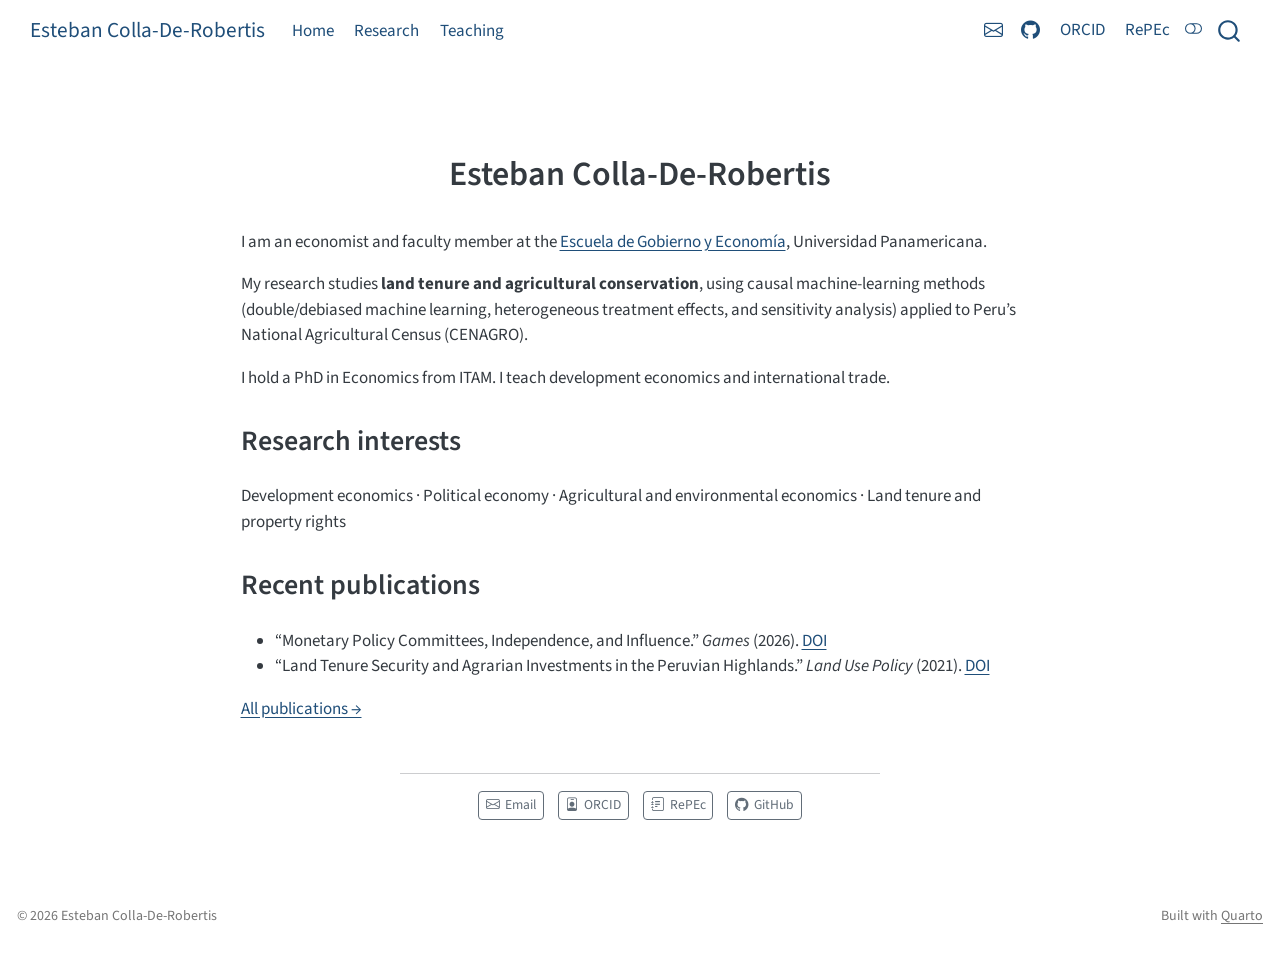
<file: index.html>
<!DOCTYPE html>
<html xmlns="http://www.w3.org/1999/xhtml" lang="en" xml:lang="en"><head>

<meta charset="utf-8">
<meta name="generator" content="quarto-1.10.18">

<meta name="viewport" content="width=device-width, initial-scale=1.0, user-scalable=yes">


<title>Esteban Colla-De-Robertis</title>
<style>
/* Default styles provided by pandoc.
** See https://pandoc.org/MANUAL.html#variables-for-html for config info.
*/
span.smallcaps{font-variant: small-caps;}
div.columns{display: flex; gap: 1.5em;}
div.column{flex: auto;}
@media screen {
div.columns{gap: min(4vw, 1.5em);}
div.column{overflow-x: auto;}
}
div.hanging-indent{margin-left: 1.5em; text-indent: -1.5em;}
ul.task-list{list-style: none;}
ul.task-list li input[type="checkbox"] {
  width: 0.8em;
  margin: 0 0.8em 0.2em -1em; /* quarto-specific, see https://github.com/quarto-dev/quarto-cli/issues/4556 */ 
  vertical-align: middle;
}
</style>


<script src="site_libs/quarto-nav/quarto-nav.js"></script>
<script src="site_libs/quarto-nav/headroom.min.js"></script>
<script src="site_libs/clipboard/clipboard.min.js"></script>
<script src="site_libs/quarto-search/autocomplete.umd.js"></script>
<script src="site_libs/quarto-search/fuse.min.js"></script>
<script src="site_libs/quarto-search/quarto-search.js"></script>
<meta name="quarto:offset" content="./">
<link href="./images/favicon.png" rel="icon" type="image/png">
<script src="site_libs/quarto-html/quarto.js" type="module"></script>
<script src="site_libs/quarto-html/tabsets/tabsets.js" type="module"></script>
<script src="site_libs/quarto-html/popper.min.js"></script>
<script src="site_libs/quarto-html/tippy.umd.min.js"></script>
<link href="site_libs/quarto-html/tippy.css" rel="stylesheet">
<link href="site_libs/quarto-html/quarto-syntax-highlighting-64a204ab8560d761af7679ceaba22944.css" rel="stylesheet" class="quarto-color-scheme" id="quarto-text-highlighting-styles">
<link href="site_libs/quarto-html/quarto-syntax-highlighting-dark-b85bc7c33db8c58e0ec93c3465666fed.css" rel="stylesheet" class="quarto-color-scheme quarto-color-alternate" id="quarto-text-highlighting-styles">
<link href="site_libs/quarto-html/quarto-syntax-highlighting-64a204ab8560d761af7679ceaba22944.css" rel="stylesheet" class="quarto-color-scheme-extra" id="quarto-text-highlighting-styles">
<script src="site_libs/bootstrap/bootstrap.min.js"></script>
<link href="site_libs/bootstrap/bootstrap-icons.css" rel="stylesheet">
<link href="site_libs/bootstrap/bootstrap-db4be3e51c1c1e50df80533aa444010f.min.css" rel="stylesheet" append-hash="true" class="quarto-color-scheme" id="quarto-bootstrap" data-mode="light">
<link href="site_libs/bootstrap/bootstrap-dark-10c48a4312371ac97e9d17975d324191.min.css" rel="stylesheet" append-hash="true" class="quarto-color-scheme quarto-color-alternate" id="quarto-bootstrap" data-mode="dark">
<link href="site_libs/bootstrap/bootstrap-db4be3e51c1c1e50df80533aa444010f.min.css" rel="stylesheet" append-hash="true" class="quarto-color-scheme-extra" id="quarto-bootstrap" data-mode="light">
<script id="quarto-search-options" type="application/json">{
  "location": "navbar",
  "copy-button": false,
  "collapse-after": 3,
  "panel-placement": "end",
  "type": "overlay",
  "limit": 50,
  "keyboard-shortcut": [
    "f",
    "/",
    "s"
  ],
  "show-item-context": false,
  "language": {
    "search-no-results-text": "No results",
    "search-matching-documents-text": "matching documents",
    "search-copy-link-title": "Copy link to search",
    "search-hide-matches-text": "Hide additional matches",
    "search-more-match-text": "more match in this document",
    "search-more-matches-text": "more matches in this document",
    "search-clear-button-title": "Clear",
    "search-text-placeholder": "",
    "search-detached-cancel-button-title": "Cancel",
    "search-submit-button-title": "Submit",
    "search-label": "Search"
  }
}</script>
<style>html{ scroll-behavior: smooth; }</style>


</head>

<body class="nav-fixed fullcontent quarto-light"><script id="quarto-html-before-body" type="application/javascript">
    const toggleBodyColorMode = (bsSheetEl) => {
      const mode = bsSheetEl.getAttribute("data-mode");
      const bodyEl = window.document.querySelector("body");
      if (mode === "dark") {
        bodyEl.classList.add("quarto-dark");
        bodyEl.classList.remove("quarto-light");
      } else {
        bodyEl.classList.add("quarto-light");
        bodyEl.classList.remove("quarto-dark");
      }
    }
    const toggleBodyColorPrimary = () => {
      const bsSheetEl = window.document.querySelector("link#quarto-bootstrap:not([rel=disabled-stylesheet])");
      if (bsSheetEl) {
        toggleBodyColorMode(bsSheetEl);
      }
    }
    const setColorSchemeToggle = (alternate) => {
      const toggles = window.document.querySelectorAll('.quarto-color-scheme-toggle');
      for (let i=0; i < toggles.length; i++) {
        const toggle = toggles[i];
        if (toggle) {
          if (alternate) {
            toggle.classList.add("alternate");
          } else {
            toggle.classList.remove("alternate");
          }
        }
      }
    };
    const toggleColorMode = (alternate) => {
      // Switch the stylesheets
      const primaryStylesheets = window.document.querySelectorAll('link.quarto-color-scheme:not(.quarto-color-alternate)');
      const alternateStylesheets = window.document.querySelectorAll('link.quarto-color-scheme.quarto-color-alternate');
      manageTransitions('#quarto-margin-sidebar .nav-link', false);
      if (alternate) {
        // note: dark is layered on light, we don't disable primary!
        enableStylesheet(alternateStylesheets);
        for (const sheetNode of alternateStylesheets) {
          if (sheetNode.id === "quarto-bootstrap") {
            toggleBodyColorMode(sheetNode);
          }
        }
      } else {
        disableStylesheet(alternateStylesheets);
        enableStylesheet(primaryStylesheets)
        toggleBodyColorPrimary();
      }
      manageTransitions('#quarto-margin-sidebar .nav-link', true);
      // Switch the toggles
      setColorSchemeToggle(alternate)
      // Hack to workaround the fact that safari doesn't
      // properly recolor the scrollbar when toggling (#1455)
      if (navigator.userAgent.indexOf('Safari') > 0 && navigator.userAgent.indexOf('Chrome') == -1) {
        manageTransitions("body", false);
        window.scrollTo(0, 1);
        setTimeout(() => {
          window.scrollTo(0, 0);
          manageTransitions("body", true);
        }, 40);
      }
    }
    const disableStylesheet = (stylesheets) => {
      for (let i=0; i < stylesheets.length; i++) {
        const stylesheet = stylesheets[i];
        stylesheet.rel = 'disabled-stylesheet';
      }
    }
    const enableStylesheet = (stylesheets) => {
      for (let i=0; i < stylesheets.length; i++) {
        const stylesheet = stylesheets[i];
        if(stylesheet.rel !== 'stylesheet') { // for Chrome, which will still FOUC without this check
          stylesheet.rel = 'stylesheet';
        }
      }
    }
    const manageTransitions = (selector, allowTransitions) => {
      const els = window.document.querySelectorAll(selector);
      for (let i=0; i < els.length; i++) {
        const el = els[i];
        if (allowTransitions) {
          el.classList.remove('notransition');
        } else {
          el.classList.add('notransition');
        }
      }
    }
    const isFileUrl = () => {
      return window.location.protocol === 'file:';
    }
    const hasAlternateSentinel = () => {
      let styleSentinel = getColorSchemeSentinel();
      if (styleSentinel !== null) {
        return styleSentinel === "alternate";
      } else {
        return false;
      }
    }
    const setStyleSentinel = (alternate) => {
      const value = alternate ? "alternate" : "default";
      if (!isFileUrl()) {
        window.localStorage.setItem("quarto-color-scheme", value);
      } else {
        localAlternateSentinel = value;
      }
    }
    const getColorSchemeSentinel = () => {
      if (!isFileUrl()) {
        const storageValue = window.localStorage.getItem("quarto-color-scheme");
        return storageValue != null ? storageValue : localAlternateSentinel;
      } else {
        return localAlternateSentinel;
      }
    }
    const toggleGiscusIfUsed = (isAlternate, darkModeDefault) => {
      const baseTheme = document.querySelector('#giscus-base-theme')?.value ?? 'light';
      const alternateTheme = document.querySelector('#giscus-alt-theme')?.value ?? 'dark';
      let newTheme = '';
      if(authorPrefersDark) {
        newTheme = isAlternate ? baseTheme : alternateTheme;
      } else {
        newTheme = isAlternate ? alternateTheme : baseTheme;
      }
      const changeGiscusTheme = () => {
        // From: https://github.com/giscus/giscus/issues/336
        const sendMessage = (message) => {
          const iframe = document.querySelector('iframe.giscus-frame');
          if (!iframe) return;
          iframe.contentWindow.postMessage({ giscus: message }, 'https://giscus.app');
        }
        sendMessage({
          setConfig: {
            theme: newTheme
          }
        });
      }
      const isGiscussLoaded = window.document.querySelector('iframe.giscus-frame') !== null;
      if (isGiscussLoaded) {
        changeGiscusTheme();
      }
    };
    const authorPrefersDark = false;
    const darkModeDefault = authorPrefersDark;
      document.querySelector('link#quarto-text-highlighting-styles.quarto-color-scheme-extra').rel = 'disabled-stylesheet';
      document.querySelector('link#quarto-bootstrap.quarto-color-scheme-extra').rel = 'disabled-stylesheet';
    let localAlternateSentinel = darkModeDefault ? 'alternate' : 'default';
    // Dark / light mode switch
    window.quartoToggleColorScheme = () => {
      // Read the current dark / light value
      let toAlternate = !hasAlternateSentinel();
      toggleColorMode(toAlternate);
      setStyleSentinel(toAlternate);
      toggleGiscusIfUsed(toAlternate, darkModeDefault);
      window.dispatchEvent(new Event('resize'));
    };
    // Switch to dark mode if need be
    if (hasAlternateSentinel()) {
      toggleColorMode(true);
    } else {
      toggleColorMode(false);
    }
  </script>

<div id="quarto-search-results"></div>
  <header id="quarto-header" class="headroom fixed-top">
    <nav class="navbar navbar-expand-lg " data-bs-theme="dark">
      <div class="navbar-container container-fluid">
      <div class="navbar-brand-container mx-auto">
    <a class="navbar-brand" href="./index.html">
    <span class="navbar-title">Esteban Colla-De-Robertis</span>
    </a>
  </div>
            <div id="quarto-search" class="" title="Search"></div>
          <button class="navbar-toggler" type="button" data-bs-toggle="collapse" data-bs-target="#navbarCollapse" aria-controls="navbarCollapse" role="menu" aria-expanded="false" aria-label="Toggle navigation" onclick="if (window.quartoToggleHeadroom) { window.quartoToggleHeadroom(); }">
  <span class="navbar-toggler-icon"></span>
</button>
          <div class="collapse navbar-collapse" id="navbarCollapse">
            <ul class="navbar-nav navbar-nav-scroll me-auto">
  <li class="nav-item">
    <a class="nav-link active" href="./index.html" aria-current="page"> 
<span class="menu-text">Home</span></a>
  </li>  
  <li class="nav-item">
    <a class="nav-link" href="./research.html"> 
<span class="menu-text">Research</span></a>
  </li>  
  <li class="nav-item">
    <a class="nav-link" href="./teaching.html"> 
<span class="menu-text">Teaching</span></a>
  </li>  
</ul>
            <ul class="navbar-nav navbar-nav-scroll ms-auto">
  <li class="nav-item compact">
    <a class="nav-link" href="mailto:ecolla@up.edu.mx"> <i class="bi bi-envelope" role="img" aria-label="Email">
</i> 
<span class="menu-text"></span></a>
  </li>  
  <li class="nav-item compact">
    <a class="nav-link" href="https://github.com/estebancolla"> <i class="bi bi-github" role="img" aria-label="GitHub">
</i> 
<span class="menu-text"></span></a>
  </li>  
  <li class="nav-item">
    <a class="nav-link" href="https://orcid.org/0000-0002-0364-3445"> 
<span class="menu-text">ORCID</span></a>
  </li>  
  <li class="nav-item">
    <a class="nav-link" href="https://ideas.repec.org/f/pco782.html"> 
<span class="menu-text">RePEc</span></a>
  </li>  
</ul>
          </div> <!-- /navcollapse -->
            <div class="quarto-navbar-tools">
  <a href="" class="quarto-color-scheme-toggle quarto-navigation-tool  px-1" onclick="window.quartoToggleColorScheme(); return false;" title="Toggle dark mode"><i class="bi"></i></a>
</div>
      </div> <!-- /container-fluid -->
    </nav>
</header>
<!-- content -->
<div id="quarto-content" class="quarto-container page-columns page-rows-contents page-layout-article page-navbar">
<!-- sidebar -->
<!-- margin-sidebar -->
    
<!-- main -->
<div class="quarto-about-jolla">
 <header id="title-block-header" class="quarto-title-block default">
<div class="quarto-title">
<h1 class="title">Esteban Colla-De-Robertis</h1>
</div>
<div class="quarto-title-meta">
  </div>
</header><main class="content" id="quarto-document-content">

<p>I am an economist and faculty member at the <a href="https://www.up.edu.mx">Escuela de Gobierno y Economía</a>, Universidad Panamericana.</p>
<p>My research studies <strong>land tenure and agricultural conservation</strong>, using causal machine-learning methods (double/debiased machine learning, heterogeneous treatment effects, and sensitivity analysis) applied to Peru’s National Agricultural Census (CENAGRO).</p>
<p>I hold a PhD in Economics from ITAM. I teach development economics and international trade.</p>
<section id="research-interests" class="level2">
<h2 data-anchor-id="research-interests">Research interests</h2>
<p>Development economics · Political economy · Agricultural and environmental economics · Land tenure and property rights</p>
</section>
<section id="recent-publications" class="level2">
<h2 data-anchor-id="recent-publications">Recent publications</h2>
<ul>
<li>“Monetary Policy Committees, Independence, and Influence.” <em>Games</em> (2026). <a href="https://doi.org/10.3390/g17010006">DOI</a></li>
<li>“Land Tenure Security and Agrarian Investments in the Peruvian Highlands.” <em>Land Use Policy</em> (2021). <a href="https://doi.org/10.1016/j.landusepol.2021.105651">DOI</a></li>
</ul>
<p><a href="./research.html">All publications →</a></p>


</section>
</main> 
  <hr class="about-sep">
   <div class="about-links">
  <a href="mailto:ecolla@up.edu.mx" class="about-link" rel="" target="">
    <i class="bi bi-envelope"></i>
     <span class="about-link-text">Email</span>
  </a>
  <a href="https://orcid.org/0000-0002-0364-3445" class="about-link" rel="" target="">
    <i class="bi bi-person-badge"></i>
     <span class="about-link-text">ORCID</span>
  </a>
  <a href="https://ideas.repec.org/f/pco782.html" class="about-link" rel="" target="">
    <i class="bi bi-journal-text"></i>
     <span class="about-link-text">RePEc</span>
  </a>
  <a href="https://github.com/estebancolla" class="about-link" rel="" target="">
    <i class="bi bi-github"></i>
     <span class="about-link-text">GitHub</span>
  </a>
</div>
</div>
 <!-- /main -->
<script id="quarto-html-after-body" type="application/javascript">
  window.document.addEventListener("DOMContentLoaded", function (event) {
    // Ensure there is a toggle, if there isn't float one in the top right
    if (window.document.querySelector('.quarto-color-scheme-toggle') === null) {
      const a = window.document.createElement('a');
      a.classList.add('top-right');
      a.classList.add('quarto-color-scheme-toggle');
      a.href = "";
      a.onclick = function() { try { window.quartoToggleColorScheme(); } catch {} return false; };
      const i = window.document.createElement("i");
      i.classList.add('bi');
      a.appendChild(i);
      window.document.body.appendChild(a);
    }
    setColorSchemeToggle(hasAlternateSentinel())
    const isCodeAnnotation = (el) => {
      for (const clz of el.classList) {
        if (clz.startsWith('code-annotation-')) {                     
          return true;
        }
      }
      return false;
    }
    const onCopySuccess = function(e) {
      // button target
      const button = e.trigger;
      // don't keep focus
      button.blur();
      // flash "checked"
      button.classList.add('code-copy-button-checked');
      var currentTitle = button.getAttribute("title");
      button.setAttribute("title", "Copied!");
      let tooltip;
      if (window.bootstrap) {
        button.setAttribute("data-bs-toggle", "tooltip");
        button.setAttribute("data-bs-placement", "left");
        button.setAttribute("data-bs-title", "Copied!");
        tooltip = new bootstrap.Tooltip(button, 
          { trigger: "manual", 
            customClass: "code-copy-button-tooltip",
            offset: [0, -8]});
        tooltip.show();    
      }
      setTimeout(function() {
        if (tooltip) {
          tooltip.hide();
          button.removeAttribute("data-bs-title");
          button.removeAttribute("data-bs-toggle");
          button.removeAttribute("data-bs-placement");
        }
        button.setAttribute("title", currentTitle);
        button.classList.remove('code-copy-button-checked');
      }, 1000);
      // clear code selection
      e.clearSelection();
    }
    const getTextToCopy = function(trigger) {
      const outerScaffold = trigger.parentElement.cloneNode(true);
      const codeEl = outerScaffold.querySelector('code');
      for (const childEl of codeEl.children) {
        if (isCodeAnnotation(childEl)) {
          childEl.remove();
        }
      }
      return codeEl.innerText;
    }
    const clipboard = new window.ClipboardJS('.code-copy-button:not([data-in-quarto-modal])', {
      text: getTextToCopy
    });
    clipboard.on('success', onCopySuccess);
    if (window.document.getElementById('quarto-embedded-source-code-modal')) {
      const clipboardModal = new window.ClipboardJS('.code-copy-button[data-in-quarto-modal]', {
        text: getTextToCopy,
        container: window.document.getElementById('quarto-embedded-source-code-modal')
      });
      clipboardModal.on('success', onCopySuccess);
    }
      var localhostRegex = new RegExp(/^(?:http|https):\/\/localhost\:?[0-9]*\//);
      var mailtoRegex = new RegExp(/^mailto:/);
        var filterRegex = new RegExp("https:\/\/estebancolla\.github\.io");
      var isInternal = (href) => {
          return filterRegex.test(href) || localhostRegex.test(href) || mailtoRegex.test(href);
      }
      // Inspect non-navigation links and adorn them if external
     var links = window.document.querySelectorAll('a[href]:not(.nav-link):not(.navbar-brand):not(.toc-action):not(.sidebar-link):not(.sidebar-item-toggle):not(.pagination-link):not(.no-external):not([aria-hidden]):not(.dropdown-item):not(.quarto-navigation-tool):not(.about-link)');
      for (var i=0; i<links.length; i++) {
        const link = links[i];
        if (!isInternal(link.href)) {
          // undo the damage that might have been done by quarto-nav.js in the case of
          // links that we want to consider external
          if (link.dataset.originalHref !== undefined) {
            link.href = link.dataset.originalHref;
          }
            // target, if specified
            link.setAttribute("target", "_blank");
            if (link.getAttribute("rel") === null) {
              link.setAttribute("rel", "noopener");
            }
        }
      }
    function tippyHover(el, contentFn, onTriggerFn, onUntriggerFn) {
      const config = {
        allowHTML: true,
        maxWidth: 500,
        delay: 100,
        arrow: false,
        appendTo: function(el) {
            return el.parentElement;
        },
        interactive: true,
        interactiveBorder: 10,
        theme: 'quarto',
        placement: 'bottom-start',
      };
      if (contentFn) {
        config.content = contentFn;
      }
      if (onTriggerFn) {
        config.onTrigger = onTriggerFn;
      }
      if (onUntriggerFn) {
        config.onUntrigger = onUntriggerFn;
      }
      window.tippy(el, config); 
    }
    const noterefs = window.document.querySelectorAll('a[role="doc-noteref"]');
    for (var i=0; i<noterefs.length; i++) {
      const ref = noterefs[i];
      tippyHover(ref, function() {
        // use id or data attribute instead here
        let href = ref.getAttribute('data-footnote-href') || ref.getAttribute('href');
        try { href = new URL(href).hash; } catch {}
        const id = href.replace(/^#\/?/, "");
        const note = window.document.getElementById(id);
        if (note) {
          return note.innerHTML;
        } else {
          return "";
        }
      });
    }
    const xrefs = window.document.querySelectorAll('a.quarto-xref');
    const processXRef = (id, note) => {
      // Strip column container classes
      const stripColumnClz = (el) => {
        el.classList.remove("page-full", "page-columns");
        if (el.children) {
          for (const child of el.children) {
            stripColumnClz(child);
          }
        }
      }
      stripColumnClz(note)
      if (id === null || id.startsWith('sec-')) {
        // Special case sections, only their first couple elements
        const container = document.createElement("div");
        if (note.children && note.children.length > 2) {
          container.appendChild(note.children[0].cloneNode(true));
          for (let i = 1; i < note.children.length; i++) {
            const child = note.children[i];
            if (child.tagName === "P" && child.innerText === "") {
              continue;
            } else {
              container.appendChild(child.cloneNode(true));
              break;
            }
          }
          if (window.Quarto?.typesetMath) {
            window.Quarto.typesetMath(container);
          }
          return container.innerHTML
        } else {
          if (window.Quarto?.typesetMath) {
            window.Quarto.typesetMath(note);
          }
          return note.innerHTML;
        }
      } else {
        // Remove any anchor links if they are present
        const anchorLink = note.querySelector('a.anchorjs-link');
        if (anchorLink) {
          anchorLink.remove();
        }
        if (window.Quarto?.typesetMath) {
          window.Quarto.typesetMath(note);
        }
        if (note.classList.contains("callout")) {
          return note.outerHTML;
        } else {
          return note.innerHTML;
        }
      }
    }
    for (var i=0; i<xrefs.length; i++) {
      const xref = xrefs[i];
      tippyHover(xref, undefined, function(instance) {
        instance.disable();
        let url = xref.getAttribute('href');
        let hash = undefined; 
        if (url.startsWith('#')) {
          hash = url;
        } else {
          try { hash = new URL(url).hash; } catch {}
        }
        if (hash) {
          const id = hash.replace(/^#\/?/, "");
          const note = window.document.getElementById(id);
          if (note !== null) {
            try {
              const html = processXRef(id, note.cloneNode(true));
              instance.setContent(html);
            } finally {
              instance.enable();
              instance.show();
            }
          } else {
            // See if we can fetch this
            fetch(url.split('#')[0])
            .then(res => res.text())
            .then(html => {
              const parser = new DOMParser();
              const htmlDoc = parser.parseFromString(html, "text/html");
              const note = htmlDoc.getElementById(id);
              if (note !== null) {
                const html = processXRef(id, note);
                instance.setContent(html);
              } 
            }).finally(() => {
              instance.enable();
              instance.show();
            });
          }
        } else {
          // See if we can fetch a full url (with no hash to target)
          // This is a special case and we should probably do some content thinning / targeting
          fetch(url)
          .then(res => res.text())
          .then(html => {
            const parser = new DOMParser();
            const htmlDoc = parser.parseFromString(html, "text/html");
            const note = htmlDoc.querySelector('main.content');
            if (note !== null) {
              // This should only happen for chapter cross references
              // (since there is no id in the URL)
              // remove the first header
              if (note.children.length > 0 && note.children[0].tagName === "HEADER") {
                note.children[0].remove();
              }
              const html = processXRef(null, note);
              instance.setContent(html);
            } 
          }).finally(() => {
            instance.enable();
            instance.show();
          });
        }
      }, function(instance) {
      });
    }
        let selectedAnnoteEl;
        const selectorForAnnotation = ( cell, annotation) => {
          let cellAttr = 'data-code-cell="' + cell + '"';
          let lineAttr = 'data-code-annotation="' +  annotation + '"';
          const selector = 'span[' + cellAttr + '][' + lineAttr + ']';
          return selector;
        }
        const selectCodeLines = (annoteEl) => {
          const doc = window.document;
          const targetCell = annoteEl.getAttribute("data-target-cell");
          const targetAnnotation = annoteEl.getAttribute("data-target-annotation");
          const annoteSpan = window.document.querySelector(selectorForAnnotation(targetCell, targetAnnotation));
          const lines = annoteSpan.getAttribute("data-code-lines").split(",");
          const lineIds = lines.map((line) => {
            return targetCell + "-" + line;
          })
          let top = null;
          let height = null;
          let parent = null;
          if (lineIds.length > 0) {
              //compute the position of the single el (top and bottom and make a div)
              const el = window.document.getElementById(lineIds[0]);
              top = el.offsetTop;
              height = el.offsetHeight;
              parent = el.parentElement.parentElement;
            if (lineIds.length > 1) {
              const lastEl = window.document.getElementById(lineIds[lineIds.length - 1]);
              const bottom = lastEl.offsetTop + lastEl.offsetHeight;
              height = bottom - top;
            }
            if (top !== null && height !== null && parent !== null) {
              // cook up a div (if necessary) and position it 
              let div = window.document.getElementById("code-annotation-line-highlight");
              if (div === null) {
                div = window.document.createElement("div");
                div.setAttribute("id", "code-annotation-line-highlight");
                div.style.position = 'absolute';
                parent.appendChild(div);
              }
              div.style.top = top - 2 + "px";
              div.style.height = height + 4 + "px";
              div.style.left = 0;
              let gutterDiv = window.document.getElementById("code-annotation-line-highlight-gutter");
              if (gutterDiv === null) {
                gutterDiv = window.document.createElement("div");
                gutterDiv.setAttribute("id", "code-annotation-line-highlight-gutter");
                gutterDiv.style.position = 'absolute';
                const codeCell = window.document.getElementById(targetCell);
                const gutter = codeCell.querySelector('.code-annotation-gutter');
                gutter.appendChild(gutterDiv);
              }
              gutterDiv.style.top = top - 2 + "px";
              gutterDiv.style.height = height + 4 + "px";
            }
            selectedAnnoteEl = annoteEl;
          }
        };
        const unselectCodeLines = () => {
          const elementsIds = ["code-annotation-line-highlight", "code-annotation-line-highlight-gutter"];
          elementsIds.forEach((elId) => {
            const div = window.document.getElementById(elId);
            if (div) {
              div.remove();
            }
          });
          selectedAnnoteEl = undefined;
        };
          // Handle positioning of the toggle
      window.addEventListener(
        "resize",
        throttle(() => {
          elRect = undefined;
          if (selectedAnnoteEl) {
            selectCodeLines(selectedAnnoteEl);
          }
        }, 10)
      );
      function throttle(fn, ms) {
      let throttle = false;
      let timer;
        return (...args) => {
          if(!throttle) { // first call gets through
              fn.apply(this, args);
              throttle = true;
          } else { // all the others get throttled
              if(timer) clearTimeout(timer); // cancel #2
              timer = setTimeout(() => {
                fn.apply(this, args);
                timer = throttle = false;
              }, ms);
          }
        };
      }
        // Attach click handler to the DT
        const annoteDls = window.document.querySelectorAll('dt[data-target-cell]');
        for (const annoteDlNode of annoteDls) {
          annoteDlNode.addEventListener('click', (event) => {
            const clickedEl = event.target;
            if (clickedEl !== selectedAnnoteEl) {
              unselectCodeLines();
              const activeEl = window.document.querySelector('dt[data-target-cell].code-annotation-active');
              if (activeEl) {
                activeEl.classList.remove('code-annotation-active');
              }
              selectCodeLines(clickedEl);
              clickedEl.classList.add('code-annotation-active');
            } else {
              // Unselect the line
              unselectCodeLines();
              clickedEl.classList.remove('code-annotation-active');
            }
          });
        }
    const findCites = (el) => {
      const parentEl = el.parentElement;
      if (parentEl) {
        const cites = parentEl.dataset.cites;
        if (cites) {
          return {
            el,
            cites: cites.split(' ')
          };
        } else {
          return findCites(el.parentElement)
        }
      } else {
        return undefined;
      }
    };
    var bibliorefs = window.document.querySelectorAll('a[role="doc-biblioref"]');
    for (var i=0; i<bibliorefs.length; i++) {
      const ref = bibliorefs[i];
      const citeInfo = findCites(ref);
      if (citeInfo) {
        tippyHover(citeInfo.el, function() {
          var popup = window.document.createElement('div');
          citeInfo.cites.forEach(function(cite) {
            var citeDiv = window.document.createElement('div');
            citeDiv.classList.add('hanging-indent');
            citeDiv.classList.add('csl-entry');
            var biblioDiv = window.document.getElementById('ref-' + cite);
            if (biblioDiv) {
              citeDiv.innerHTML = biblioDiv.innerHTML;
            }
            popup.appendChild(citeDiv);
          });
          return popup.innerHTML;
        });
      }
    }
  });
  </script>
</div> <!-- /content -->
<footer class="footer">
  <div class="nav-footer">
    <div class="nav-footer-left">
<p>© 2026 Esteban Colla-De-Robertis</p>
</div>   
    <div class="nav-footer-center">
      &nbsp;
    </div>
    <div class="nav-footer-right">
<p>Built with <a href="https://quarto.org">Quarto</a></p>
</div>
  </div>
</footer>




<script src="site_libs/quarto-html/zenscroll-min.js"></script>
</body></html>
</file>
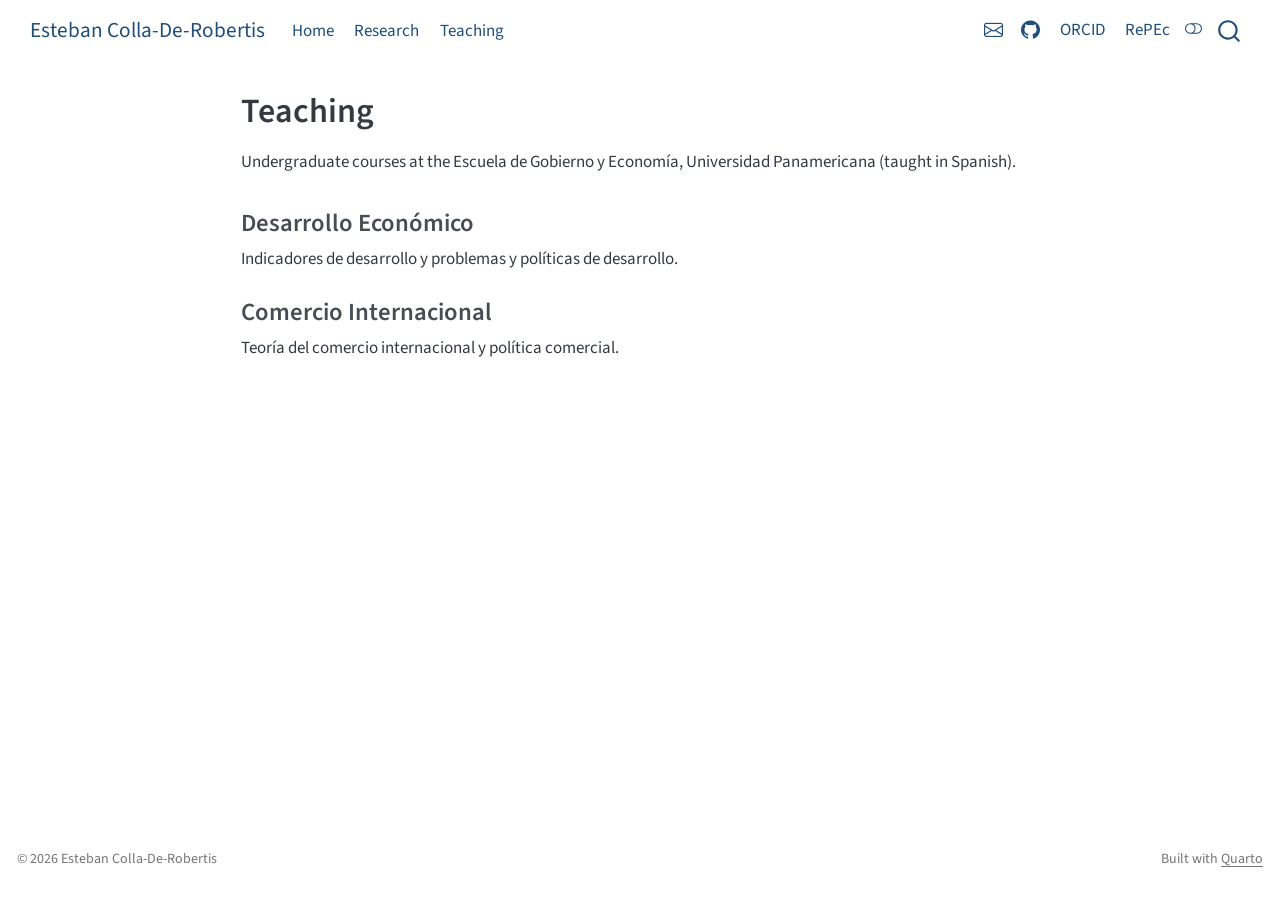
<file: teaching.html>
<!DOCTYPE html>
<html xmlns="http://www.w3.org/1999/xhtml" lang="en" xml:lang="en"><head>

<meta charset="utf-8">
<meta name="generator" content="quarto-1.10.18">

<meta name="viewport" content="width=device-width, initial-scale=1.0, user-scalable=yes">


<title>Teaching – Esteban Colla-De-Robertis</title>
<style>
/* Default styles provided by pandoc.
** See https://pandoc.org/MANUAL.html#variables-for-html for config info.
*/
span.smallcaps{font-variant: small-caps;}
div.columns{display: flex; gap: 1.5em;}
div.column{flex: auto;}
@media screen {
div.columns{gap: min(4vw, 1.5em);}
div.column{overflow-x: auto;}
}
div.hanging-indent{margin-left: 1.5em; text-indent: -1.5em;}
ul.task-list{list-style: none;}
ul.task-list li input[type="checkbox"] {
  width: 0.8em;
  margin: 0 0.8em 0.2em -1em; /* quarto-specific, see https://github.com/quarto-dev/quarto-cli/issues/4556 */ 
  vertical-align: middle;
}
</style>


<script src="site_libs/quarto-nav/quarto-nav.js"></script>
<script src="site_libs/quarto-nav/headroom.min.js"></script>
<script src="site_libs/clipboard/clipboard.min.js"></script>
<script src="site_libs/quarto-search/autocomplete.umd.js"></script>
<script src="site_libs/quarto-search/fuse.min.js"></script>
<script src="site_libs/quarto-search/quarto-search.js"></script>
<meta name="quarto:offset" content="./">
<link href="./images/favicon.png" rel="icon" type="image/png">
<script src="site_libs/quarto-html/quarto.js" type="module"></script>
<script src="site_libs/quarto-html/tabsets/tabsets.js" type="module"></script>
<script src="site_libs/quarto-html/popper.min.js"></script>
<script src="site_libs/quarto-html/tippy.umd.min.js"></script>
<script src="site_libs/quarto-html/anchor.min.js"></script>
<link href="site_libs/quarto-html/tippy.css" rel="stylesheet">
<link href="site_libs/quarto-html/quarto-syntax-highlighting-64a204ab8560d761af7679ceaba22944.css" rel="stylesheet" class="quarto-color-scheme" id="quarto-text-highlighting-styles">
<link href="site_libs/quarto-html/quarto-syntax-highlighting-dark-b85bc7c33db8c58e0ec93c3465666fed.css" rel="stylesheet" class="quarto-color-scheme quarto-color-alternate" id="quarto-text-highlighting-styles">
<link href="site_libs/quarto-html/quarto-syntax-highlighting-64a204ab8560d761af7679ceaba22944.css" rel="stylesheet" class="quarto-color-scheme-extra" id="quarto-text-highlighting-styles">
<script src="site_libs/bootstrap/bootstrap.min.js"></script>
<link href="site_libs/bootstrap/bootstrap-icons.css" rel="stylesheet">
<link href="site_libs/bootstrap/bootstrap-db4be3e51c1c1e50df80533aa444010f.min.css" rel="stylesheet" append-hash="true" class="quarto-color-scheme" id="quarto-bootstrap" data-mode="light">
<link href="site_libs/bootstrap/bootstrap-dark-10c48a4312371ac97e9d17975d324191.min.css" rel="stylesheet" append-hash="true" class="quarto-color-scheme quarto-color-alternate" id="quarto-bootstrap" data-mode="dark">
<link href="site_libs/bootstrap/bootstrap-db4be3e51c1c1e50df80533aa444010f.min.css" rel="stylesheet" append-hash="true" class="quarto-color-scheme-extra" id="quarto-bootstrap" data-mode="light">
<script id="quarto-search-options" type="application/json">{
  "location": "navbar",
  "copy-button": false,
  "collapse-after": 3,
  "panel-placement": "end",
  "type": "overlay",
  "limit": 50,
  "keyboard-shortcut": [
    "f",
    "/",
    "s"
  ],
  "show-item-context": false,
  "language": {
    "search-no-results-text": "No results",
    "search-matching-documents-text": "matching documents",
    "search-copy-link-title": "Copy link to search",
    "search-hide-matches-text": "Hide additional matches",
    "search-more-match-text": "more match in this document",
    "search-more-matches-text": "more matches in this document",
    "search-clear-button-title": "Clear",
    "search-text-placeholder": "",
    "search-detached-cancel-button-title": "Cancel",
    "search-submit-button-title": "Submit",
    "search-label": "Search"
  }
}</script>
<style>html{ scroll-behavior: smooth; }</style>


</head>

<body class="nav-fixed fullcontent quarto-light"><script id="quarto-html-before-body" type="application/javascript">
    const toggleBodyColorMode = (bsSheetEl) => {
      const mode = bsSheetEl.getAttribute("data-mode");
      const bodyEl = window.document.querySelector("body");
      if (mode === "dark") {
        bodyEl.classList.add("quarto-dark");
        bodyEl.classList.remove("quarto-light");
      } else {
        bodyEl.classList.add("quarto-light");
        bodyEl.classList.remove("quarto-dark");
      }
    }
    const toggleBodyColorPrimary = () => {
      const bsSheetEl = window.document.querySelector("link#quarto-bootstrap:not([rel=disabled-stylesheet])");
      if (bsSheetEl) {
        toggleBodyColorMode(bsSheetEl);
      }
    }
    const setColorSchemeToggle = (alternate) => {
      const toggles = window.document.querySelectorAll('.quarto-color-scheme-toggle');
      for (let i=0; i < toggles.length; i++) {
        const toggle = toggles[i];
        if (toggle) {
          if (alternate) {
            toggle.classList.add("alternate");
          } else {
            toggle.classList.remove("alternate");
          }
        }
      }
    };
    const toggleColorMode = (alternate) => {
      // Switch the stylesheets
      const primaryStylesheets = window.document.querySelectorAll('link.quarto-color-scheme:not(.quarto-color-alternate)');
      const alternateStylesheets = window.document.querySelectorAll('link.quarto-color-scheme.quarto-color-alternate');
      manageTransitions('#quarto-margin-sidebar .nav-link', false);
      if (alternate) {
        // note: dark is layered on light, we don't disable primary!
        enableStylesheet(alternateStylesheets);
        for (const sheetNode of alternateStylesheets) {
          if (sheetNode.id === "quarto-bootstrap") {
            toggleBodyColorMode(sheetNode);
          }
        }
      } else {
        disableStylesheet(alternateStylesheets);
        enableStylesheet(primaryStylesheets)
        toggleBodyColorPrimary();
      }
      manageTransitions('#quarto-margin-sidebar .nav-link', true);
      // Switch the toggles
      setColorSchemeToggle(alternate)
      // Hack to workaround the fact that safari doesn't
      // properly recolor the scrollbar when toggling (#1455)
      if (navigator.userAgent.indexOf('Safari') > 0 && navigator.userAgent.indexOf('Chrome') == -1) {
        manageTransitions("body", false);
        window.scrollTo(0, 1);
        setTimeout(() => {
          window.scrollTo(0, 0);
          manageTransitions("body", true);
        }, 40);
      }
    }
    const disableStylesheet = (stylesheets) => {
      for (let i=0; i < stylesheets.length; i++) {
        const stylesheet = stylesheets[i];
        stylesheet.rel = 'disabled-stylesheet';
      }
    }
    const enableStylesheet = (stylesheets) => {
      for (let i=0; i < stylesheets.length; i++) {
        const stylesheet = stylesheets[i];
        if(stylesheet.rel !== 'stylesheet') { // for Chrome, which will still FOUC without this check
          stylesheet.rel = 'stylesheet';
        }
      }
    }
    const manageTransitions = (selector, allowTransitions) => {
      const els = window.document.querySelectorAll(selector);
      for (let i=0; i < els.length; i++) {
        const el = els[i];
        if (allowTransitions) {
          el.classList.remove('notransition');
        } else {
          el.classList.add('notransition');
        }
      }
    }
    const isFileUrl = () => {
      return window.location.protocol === 'file:';
    }
    const hasAlternateSentinel = () => {
      let styleSentinel = getColorSchemeSentinel();
      if (styleSentinel !== null) {
        return styleSentinel === "alternate";
      } else {
        return false;
      }
    }
    const setStyleSentinel = (alternate) => {
      const value = alternate ? "alternate" : "default";
      if (!isFileUrl()) {
        window.localStorage.setItem("quarto-color-scheme", value);
      } else {
        localAlternateSentinel = value;
      }
    }
    const getColorSchemeSentinel = () => {
      if (!isFileUrl()) {
        const storageValue = window.localStorage.getItem("quarto-color-scheme");
        return storageValue != null ? storageValue : localAlternateSentinel;
      } else {
        return localAlternateSentinel;
      }
    }
    const toggleGiscusIfUsed = (isAlternate, darkModeDefault) => {
      const baseTheme = document.querySelector('#giscus-base-theme')?.value ?? 'light';
      const alternateTheme = document.querySelector('#giscus-alt-theme')?.value ?? 'dark';
      let newTheme = '';
      if(authorPrefersDark) {
        newTheme = isAlternate ? baseTheme : alternateTheme;
      } else {
        newTheme = isAlternate ? alternateTheme : baseTheme;
      }
      const changeGiscusTheme = () => {
        // From: https://github.com/giscus/giscus/issues/336
        const sendMessage = (message) => {
          const iframe = document.querySelector('iframe.giscus-frame');
          if (!iframe) return;
          iframe.contentWindow.postMessage({ giscus: message }, 'https://giscus.app');
        }
        sendMessage({
          setConfig: {
            theme: newTheme
          }
        });
      }
      const isGiscussLoaded = window.document.querySelector('iframe.giscus-frame') !== null;
      if (isGiscussLoaded) {
        changeGiscusTheme();
      }
    };
    const authorPrefersDark = false;
    const darkModeDefault = authorPrefersDark;
      document.querySelector('link#quarto-text-highlighting-styles.quarto-color-scheme-extra').rel = 'disabled-stylesheet';
      document.querySelector('link#quarto-bootstrap.quarto-color-scheme-extra').rel = 'disabled-stylesheet';
    let localAlternateSentinel = darkModeDefault ? 'alternate' : 'default';
    // Dark / light mode switch
    window.quartoToggleColorScheme = () => {
      // Read the current dark / light value
      let toAlternate = !hasAlternateSentinel();
      toggleColorMode(toAlternate);
      setStyleSentinel(toAlternate);
      toggleGiscusIfUsed(toAlternate, darkModeDefault);
      window.dispatchEvent(new Event('resize'));
    };
    // Switch to dark mode if need be
    if (hasAlternateSentinel()) {
      toggleColorMode(true);
    } else {
      toggleColorMode(false);
    }
  </script>

<div id="quarto-search-results"></div>
  <header id="quarto-header" class="headroom fixed-top">
    <nav class="navbar navbar-expand-lg " data-bs-theme="dark">
      <div class="navbar-container container-fluid">
      <div class="navbar-brand-container mx-auto">
    <a class="navbar-brand" href="./index.html">
    <span class="navbar-title">Esteban Colla-De-Robertis</span>
    </a>
  </div>
            <div id="quarto-search" class="" title="Search"></div>
          <button class="navbar-toggler" type="button" data-bs-toggle="collapse" data-bs-target="#navbarCollapse" aria-controls="navbarCollapse" role="menu" aria-expanded="false" aria-label="Toggle navigation" onclick="if (window.quartoToggleHeadroom) { window.quartoToggleHeadroom(); }">
  <span class="navbar-toggler-icon"></span>
</button>
          <div class="collapse navbar-collapse" id="navbarCollapse">
            <ul class="navbar-nav navbar-nav-scroll me-auto">
  <li class="nav-item">
    <a class="nav-link" href="./index.html"> 
<span class="menu-text">Home</span></a>
  </li>  
  <li class="nav-item">
    <a class="nav-link" href="./research.html"> 
<span class="menu-text">Research</span></a>
  </li>  
  <li class="nav-item">
    <a class="nav-link active" href="./teaching.html" aria-current="page"> 
<span class="menu-text">Teaching</span></a>
  </li>  
</ul>
            <ul class="navbar-nav navbar-nav-scroll ms-auto">
  <li class="nav-item compact">
    <a class="nav-link" href="mailto:ecolla@up.edu.mx"> <i class="bi bi-envelope" role="img" aria-label="Email">
</i> 
<span class="menu-text"></span></a>
  </li>  
  <li class="nav-item compact">
    <a class="nav-link" href="https://github.com/estebancolla"> <i class="bi bi-github" role="img" aria-label="GitHub">
</i> 
<span class="menu-text"></span></a>
  </li>  
  <li class="nav-item">
    <a class="nav-link" href="https://orcid.org/0000-0002-0364-3445"> 
<span class="menu-text">ORCID</span></a>
  </li>  
  <li class="nav-item">
    <a class="nav-link" href="https://ideas.repec.org/f/pco782.html"> 
<span class="menu-text">RePEc</span></a>
  </li>  
</ul>
          </div> <!-- /navcollapse -->
            <div class="quarto-navbar-tools">
  <a href="" class="quarto-color-scheme-toggle quarto-navigation-tool  px-1" onclick="window.quartoToggleColorScheme(); return false;" title="Toggle dark mode"><i class="bi"></i></a>
</div>
      </div> <!-- /container-fluid -->
    </nav>
</header>
<!-- content -->
<div id="quarto-content" class="quarto-container page-columns page-rows-contents page-layout-article page-navbar">
<!-- sidebar -->
<!-- margin-sidebar -->
    
<!-- main -->
<main class="content" id="quarto-document-content">


<header id="title-block-header" class="quarto-title-block default">
<div class="quarto-title">
<h1 class="title">Teaching</h1>
</div>



<div class="quarto-title-meta">

    
  
    
  </div>
  


</header>


<p>Undergraduate courses at the Escuela de Gobierno y Economía, Universidad Panamericana (taught in Spanish).</p>
<section id="desarrollo-económico" class="level3">
<h3 class="anchored" data-anchor-id="desarrollo-económico">Desarrollo Económico</h3>
<p>Indicadores de desarrollo y problemas y políticas de desarrollo.</p>
</section>
<section id="comercio-internacional" class="level3">
<h3 class="anchored" data-anchor-id="comercio-internacional">Comercio Internacional</h3>
<p>Teoría del comercio internacional y política comercial.</p>


</section>

</main> <!-- /main -->
<script id="quarto-html-after-body" type="application/javascript">
  window.document.addEventListener("DOMContentLoaded", function (event) {
    // Ensure there is a toggle, if there isn't float one in the top right
    if (window.document.querySelector('.quarto-color-scheme-toggle') === null) {
      const a = window.document.createElement('a');
      a.classList.add('top-right');
      a.classList.add('quarto-color-scheme-toggle');
      a.href = "";
      a.onclick = function() { try { window.quartoToggleColorScheme(); } catch {} return false; };
      const i = window.document.createElement("i");
      i.classList.add('bi');
      a.appendChild(i);
      window.document.body.appendChild(a);
    }
    setColorSchemeToggle(hasAlternateSentinel())
    const icon = "";
    const anchorJS = new window.AnchorJS();
    anchorJS.options = {
      placement: 'right',
      icon: icon
    };
    anchorJS.add('.anchored');
    const isCodeAnnotation = (el) => {
      for (const clz of el.classList) {
        if (clz.startsWith('code-annotation-')) {                     
          return true;
        }
      }
      return false;
    }
    const onCopySuccess = function(e) {
      // button target
      const button = e.trigger;
      // don't keep focus
      button.blur();
      // flash "checked"
      button.classList.add('code-copy-button-checked');
      var currentTitle = button.getAttribute("title");
      button.setAttribute("title", "Copied!");
      let tooltip;
      if (window.bootstrap) {
        button.setAttribute("data-bs-toggle", "tooltip");
        button.setAttribute("data-bs-placement", "left");
        button.setAttribute("data-bs-title", "Copied!");
        tooltip = new bootstrap.Tooltip(button, 
          { trigger: "manual", 
            customClass: "code-copy-button-tooltip",
            offset: [0, -8]});
        tooltip.show();    
      }
      setTimeout(function() {
        if (tooltip) {
          tooltip.hide();
          button.removeAttribute("data-bs-title");
          button.removeAttribute("data-bs-toggle");
          button.removeAttribute("data-bs-placement");
        }
        button.setAttribute("title", currentTitle);
        button.classList.remove('code-copy-button-checked');
      }, 1000);
      // clear code selection
      e.clearSelection();
    }
    const getTextToCopy = function(trigger) {
      const outerScaffold = trigger.parentElement.cloneNode(true);
      const codeEl = outerScaffold.querySelector('code');
      for (const childEl of codeEl.children) {
        if (isCodeAnnotation(childEl)) {
          childEl.remove();
        }
      }
      return codeEl.innerText;
    }
    const clipboard = new window.ClipboardJS('.code-copy-button:not([data-in-quarto-modal])', {
      text: getTextToCopy
    });
    clipboard.on('success', onCopySuccess);
    if (window.document.getElementById('quarto-embedded-source-code-modal')) {
      const clipboardModal = new window.ClipboardJS('.code-copy-button[data-in-quarto-modal]', {
        text: getTextToCopy,
        container: window.document.getElementById('quarto-embedded-source-code-modal')
      });
      clipboardModal.on('success', onCopySuccess);
    }
      var localhostRegex = new RegExp(/^(?:http|https):\/\/localhost\:?[0-9]*\//);
      var mailtoRegex = new RegExp(/^mailto:/);
        var filterRegex = new RegExp("https:\/\/estebancolla\.github\.io");
      var isInternal = (href) => {
          return filterRegex.test(href) || localhostRegex.test(href) || mailtoRegex.test(href);
      }
      // Inspect non-navigation links and adorn them if external
     var links = window.document.querySelectorAll('a[href]:not(.nav-link):not(.navbar-brand):not(.toc-action):not(.sidebar-link):not(.sidebar-item-toggle):not(.pagination-link):not(.no-external):not([aria-hidden]):not(.dropdown-item):not(.quarto-navigation-tool):not(.about-link)');
      for (var i=0; i<links.length; i++) {
        const link = links[i];
        if (!isInternal(link.href)) {
          // undo the damage that might have been done by quarto-nav.js in the case of
          // links that we want to consider external
          if (link.dataset.originalHref !== undefined) {
            link.href = link.dataset.originalHref;
          }
            // target, if specified
            link.setAttribute("target", "_blank");
            if (link.getAttribute("rel") === null) {
              link.setAttribute("rel", "noopener");
            }
        }
      }
    function tippyHover(el, contentFn, onTriggerFn, onUntriggerFn) {
      const config = {
        allowHTML: true,
        maxWidth: 500,
        delay: 100,
        arrow: false,
        appendTo: function(el) {
            return el.parentElement;
        },
        interactive: true,
        interactiveBorder: 10,
        theme: 'quarto',
        placement: 'bottom-start',
      };
      if (contentFn) {
        config.content = contentFn;
      }
      if (onTriggerFn) {
        config.onTrigger = onTriggerFn;
      }
      if (onUntriggerFn) {
        config.onUntrigger = onUntriggerFn;
      }
      window.tippy(el, config); 
    }
    const noterefs = window.document.querySelectorAll('a[role="doc-noteref"]');
    for (var i=0; i<noterefs.length; i++) {
      const ref = noterefs[i];
      tippyHover(ref, function() {
        // use id or data attribute instead here
        let href = ref.getAttribute('data-footnote-href') || ref.getAttribute('href');
        try { href = new URL(href).hash; } catch {}
        const id = href.replace(/^#\/?/, "");
        const note = window.document.getElementById(id);
        if (note) {
          return note.innerHTML;
        } else {
          return "";
        }
      });
    }
    const xrefs = window.document.querySelectorAll('a.quarto-xref');
    const processXRef = (id, note) => {
      // Strip column container classes
      const stripColumnClz = (el) => {
        el.classList.remove("page-full", "page-columns");
        if (el.children) {
          for (const child of el.children) {
            stripColumnClz(child);
          }
        }
      }
      stripColumnClz(note)
      if (id === null || id.startsWith('sec-')) {
        // Special case sections, only their first couple elements
        const container = document.createElement("div");
        if (note.children && note.children.length > 2) {
          container.appendChild(note.children[0].cloneNode(true));
          for (let i = 1; i < note.children.length; i++) {
            const child = note.children[i];
            if (child.tagName === "P" && child.innerText === "") {
              continue;
            } else {
              container.appendChild(child.cloneNode(true));
              break;
            }
          }
          if (window.Quarto?.typesetMath) {
            window.Quarto.typesetMath(container);
          }
          return container.innerHTML
        } else {
          if (window.Quarto?.typesetMath) {
            window.Quarto.typesetMath(note);
          }
          return note.innerHTML;
        }
      } else {
        // Remove any anchor links if they are present
        const anchorLink = note.querySelector('a.anchorjs-link');
        if (anchorLink) {
          anchorLink.remove();
        }
        if (window.Quarto?.typesetMath) {
          window.Quarto.typesetMath(note);
        }
        if (note.classList.contains("callout")) {
          return note.outerHTML;
        } else {
          return note.innerHTML;
        }
      }
    }
    for (var i=0; i<xrefs.length; i++) {
      const xref = xrefs[i];
      tippyHover(xref, undefined, function(instance) {
        instance.disable();
        let url = xref.getAttribute('href');
        let hash = undefined; 
        if (url.startsWith('#')) {
          hash = url;
        } else {
          try { hash = new URL(url).hash; } catch {}
        }
        if (hash) {
          const id = hash.replace(/^#\/?/, "");
          const note = window.document.getElementById(id);
          if (note !== null) {
            try {
              const html = processXRef(id, note.cloneNode(true));
              instance.setContent(html);
            } finally {
              instance.enable();
              instance.show();
            }
          } else {
            // See if we can fetch this
            fetch(url.split('#')[0])
            .then(res => res.text())
            .then(html => {
              const parser = new DOMParser();
              const htmlDoc = parser.parseFromString(html, "text/html");
              const note = htmlDoc.getElementById(id);
              if (note !== null) {
                const html = processXRef(id, note);
                instance.setContent(html);
              } 
            }).finally(() => {
              instance.enable();
              instance.show();
            });
          }
        } else {
          // See if we can fetch a full url (with no hash to target)
          // This is a special case and we should probably do some content thinning / targeting
          fetch(url)
          .then(res => res.text())
          .then(html => {
            const parser = new DOMParser();
            const htmlDoc = parser.parseFromString(html, "text/html");
            const note = htmlDoc.querySelector('main.content');
            if (note !== null) {
              // This should only happen for chapter cross references
              // (since there is no id in the URL)
              // remove the first header
              if (note.children.length > 0 && note.children[0].tagName === "HEADER") {
                note.children[0].remove();
              }
              const html = processXRef(null, note);
              instance.setContent(html);
            } 
          }).finally(() => {
            instance.enable();
            instance.show();
          });
        }
      }, function(instance) {
      });
    }
        let selectedAnnoteEl;
        const selectorForAnnotation = ( cell, annotation) => {
          let cellAttr = 'data-code-cell="' + cell + '"';
          let lineAttr = 'data-code-annotation="' +  annotation + '"';
          const selector = 'span[' + cellAttr + '][' + lineAttr + ']';
          return selector;
        }
        const selectCodeLines = (annoteEl) => {
          const doc = window.document;
          const targetCell = annoteEl.getAttribute("data-target-cell");
          const targetAnnotation = annoteEl.getAttribute("data-target-annotation");
          const annoteSpan = window.document.querySelector(selectorForAnnotation(targetCell, targetAnnotation));
          const lines = annoteSpan.getAttribute("data-code-lines").split(",");
          const lineIds = lines.map((line) => {
            return targetCell + "-" + line;
          })
          let top = null;
          let height = null;
          let parent = null;
          if (lineIds.length > 0) {
              //compute the position of the single el (top and bottom and make a div)
              const el = window.document.getElementById(lineIds[0]);
              top = el.offsetTop;
              height = el.offsetHeight;
              parent = el.parentElement.parentElement;
            if (lineIds.length > 1) {
              const lastEl = window.document.getElementById(lineIds[lineIds.length - 1]);
              const bottom = lastEl.offsetTop + lastEl.offsetHeight;
              height = bottom - top;
            }
            if (top !== null && height !== null && parent !== null) {
              // cook up a div (if necessary) and position it 
              let div = window.document.getElementById("code-annotation-line-highlight");
              if (div === null) {
                div = window.document.createElement("div");
                div.setAttribute("id", "code-annotation-line-highlight");
                div.style.position = 'absolute';
                parent.appendChild(div);
              }
              div.style.top = top - 2 + "px";
              div.style.height = height + 4 + "px";
              div.style.left = 0;
              let gutterDiv = window.document.getElementById("code-annotation-line-highlight-gutter");
              if (gutterDiv === null) {
                gutterDiv = window.document.createElement("div");
                gutterDiv.setAttribute("id", "code-annotation-line-highlight-gutter");
                gutterDiv.style.position = 'absolute';
                const codeCell = window.document.getElementById(targetCell);
                const gutter = codeCell.querySelector('.code-annotation-gutter');
                gutter.appendChild(gutterDiv);
              }
              gutterDiv.style.top = top - 2 + "px";
              gutterDiv.style.height = height + 4 + "px";
            }
            selectedAnnoteEl = annoteEl;
          }
        };
        const unselectCodeLines = () => {
          const elementsIds = ["code-annotation-line-highlight", "code-annotation-line-highlight-gutter"];
          elementsIds.forEach((elId) => {
            const div = window.document.getElementById(elId);
            if (div) {
              div.remove();
            }
          });
          selectedAnnoteEl = undefined;
        };
          // Handle positioning of the toggle
      window.addEventListener(
        "resize",
        throttle(() => {
          elRect = undefined;
          if (selectedAnnoteEl) {
            selectCodeLines(selectedAnnoteEl);
          }
        }, 10)
      );
      function throttle(fn, ms) {
      let throttle = false;
      let timer;
        return (...args) => {
          if(!throttle) { // first call gets through
              fn.apply(this, args);
              throttle = true;
          } else { // all the others get throttled
              if(timer) clearTimeout(timer); // cancel #2
              timer = setTimeout(() => {
                fn.apply(this, args);
                timer = throttle = false;
              }, ms);
          }
        };
      }
        // Attach click handler to the DT
        const annoteDls = window.document.querySelectorAll('dt[data-target-cell]');
        for (const annoteDlNode of annoteDls) {
          annoteDlNode.addEventListener('click', (event) => {
            const clickedEl = event.target;
            if (clickedEl !== selectedAnnoteEl) {
              unselectCodeLines();
              const activeEl = window.document.querySelector('dt[data-target-cell].code-annotation-active');
              if (activeEl) {
                activeEl.classList.remove('code-annotation-active');
              }
              selectCodeLines(clickedEl);
              clickedEl.classList.add('code-annotation-active');
            } else {
              // Unselect the line
              unselectCodeLines();
              clickedEl.classList.remove('code-annotation-active');
            }
          });
        }
    const findCites = (el) => {
      const parentEl = el.parentElement;
      if (parentEl) {
        const cites = parentEl.dataset.cites;
        if (cites) {
          return {
            el,
            cites: cites.split(' ')
          };
        } else {
          return findCites(el.parentElement)
        }
      } else {
        return undefined;
      }
    };
    var bibliorefs = window.document.querySelectorAll('a[role="doc-biblioref"]');
    for (var i=0; i<bibliorefs.length; i++) {
      const ref = bibliorefs[i];
      const citeInfo = findCites(ref);
      if (citeInfo) {
        tippyHover(citeInfo.el, function() {
          var popup = window.document.createElement('div');
          citeInfo.cites.forEach(function(cite) {
            var citeDiv = window.document.createElement('div');
            citeDiv.classList.add('hanging-indent');
            citeDiv.classList.add('csl-entry');
            var biblioDiv = window.document.getElementById('ref-' + cite);
            if (biblioDiv) {
              citeDiv.innerHTML = biblioDiv.innerHTML;
            }
            popup.appendChild(citeDiv);
          });
          return popup.innerHTML;
        });
      }
    }
  });
  </script>
</div> <!-- /content -->
<footer class="footer">
  <div class="nav-footer">
    <div class="nav-footer-left">
<p>© 2026 Esteban Colla-De-Robertis</p>
</div>   
    <div class="nav-footer-center">
      &nbsp;
    </div>
    <div class="nav-footer-right">
<p>Built with <a href="https://quarto.org">Quarto</a></p>
</div>
  </div>
</footer>




<script src="site_libs/quarto-html/zenscroll-min.js"></script>
</body></html>
</file>
<file: site_libs/quarto-html/tippy.css>
.tippy-box[data-animation=fade][data-state=hidden]{opacity:0}[data-tippy-root]{max-width:calc(100vw - 10px)}.tippy-box{position:relative;background-color:#333;color:#fff;border-radius:4px;font-size:14px;line-height:1.4;white-space:normal;outline:0;transition-property:transform,visibility,opacity}.tippy-box[data-placement^=top]>.tippy-arrow{bottom:0}.tippy-box[data-placement^=top]>.tippy-arrow:before{bottom:-7px;left:0;border-width:8px 8px 0;border-top-color:initial;transform-origin:center top}.tippy-box[data-placement^=bottom]>.tippy-arrow{top:0}.tippy-box[data-placement^=bottom]>.tippy-arrow:before{top:-7px;left:0;border-width:0 8px 8px;border-bottom-color:initial;transform-origin:center bottom}.tippy-box[data-placement^=left]>.tippy-arrow{right:0}.tippy-box[data-placement^=left]>.tippy-arrow:before{border-width:8px 0 8px 8px;border-left-color:initial;right:-7px;transform-origin:center left}.tippy-box[data-placement^=right]>.tippy-arrow{left:0}.tippy-box[data-placement^=right]>.tippy-arrow:before{left:-7px;border-width:8px 8px 8px 0;border-right-color:initial;transform-origin:center right}.tippy-box[data-inertia][data-state=visible]{transition-timing-function:cubic-bezier(.54,1.5,.38,1.11)}.tippy-arrow{width:16px;height:16px;color:#333}.tippy-arrow:before{content:"";position:absolute;border-color:transparent;border-style:solid}.tippy-content{position:relative;padding:5px 9px;z-index:1}
</file>
<file: site_libs/quarto-html/quarto-syntax-highlighting-64a204ab8560d761af7679ceaba22944.css>
/* quarto syntax highlight colors */
:root {
  --quarto-hl-ot-color: #003B4F;
  --quarto-hl-at-color: #657422;
  --quarto-hl-ss-color: #20794D;
  --quarto-hl-an-color: #5E5E5E;
  --quarto-hl-fu-color: #4758AB;
  --quarto-hl-st-color: #20794D;
  --quarto-hl-cf-color: #003B4F;
  --quarto-hl-op-color: #5E5E5E;
  --quarto-hl-er-color: #AD0000;
  --quarto-hl-bn-color: #AD0000;
  --quarto-hl-al-color: #AD0000;
  --quarto-hl-va-color: #111111;
  --quarto-hl-bu-color: inherit;
  --quarto-hl-ex-color: inherit;
  --quarto-hl-pp-color: #AD0000;
  --quarto-hl-in-color: #5E5E5E;
  --quarto-hl-vs-color: #20794D;
  --quarto-hl-wa-color: #5E5E5E;
  --quarto-hl-do-color: #5E5E5E;
  --quarto-hl-im-color: #00769E;
  --quarto-hl-ch-color: #20794D;
  --quarto-hl-dt-color: #AD0000;
  --quarto-hl-fl-color: #AD0000;
  --quarto-hl-co-color: #5E5E5E;
  --quarto-hl-cv-color: #5E5E5E;
  --quarto-hl-cn-color: #8f5902;
  --quarto-hl-sc-color: #5E5E5E;
  --quarto-hl-dv-color: #AD0000;
  --quarto-hl-kw-color: #003B4F;
}

/* other quarto variables */
:root {
  --quarto-font-monospace: SFMono-Regular, Menlo, Monaco, Consolas, "Liberation Mono", "Courier New", monospace;
}

/* syntax highlight based on Pandoc's rules */
pre > code.sourceCode > span {
  color: #003B4F;
}

code.sourceCode > span {
  color: #003B4F;
}

div.sourceCode,
div.sourceCode pre.sourceCode {
  color: #003B4F;
}

/* Normal */
code span {
  color: #003B4F;
}

/* Alert */
code span.al {
  color: #AD0000;
  font-style: inherit;
}

/* Annotation */
code span.an {
  color: #5E5E5E;
  font-style: inherit;
}

/* Attribute */
code span.at {
  color: #657422;
  font-style: inherit;
}

/* BaseN */
code span.bn {
  color: #AD0000;
  font-style: inherit;
}

/* BuiltIn */
code span.bu {
  font-style: inherit;
}

/* ControlFlow */
code span.cf {
  color: #003B4F;
  font-weight: bold;
  font-style: inherit;
}

/* Char */
code span.ch {
  color: #20794D;
  font-style: inherit;
}

/* Constant */
code span.cn {
  color: #8f5902;
  font-style: inherit;
}

/* Comment */
code span.co {
  color: #5E5E5E;
  font-style: inherit;
}

/* CommentVar */
code span.cv {
  color: #5E5E5E;
  font-style: italic;
}

/* Documentation */
code span.do {
  color: #5E5E5E;
  font-style: italic;
}

/* DataType */
code span.dt {
  color: #AD0000;
  font-style: inherit;
}

/* DecVal */
code span.dv {
  color: #AD0000;
  font-style: inherit;
}

/* Error */
code span.er {
  color: #AD0000;
  font-style: inherit;
}

/* Extension */
code span.ex {
  font-style: inherit;
}

/* Float */
code span.fl {
  color: #AD0000;
  font-style: inherit;
}

/* Function */
code span.fu {
  color: #4758AB;
  font-style: inherit;
}

/* Import */
code span.im {
  color: #00769E;
  font-style: inherit;
}

/* Information */
code span.in {
  color: #5E5E5E;
  font-style: inherit;
}

/* Keyword */
code span.kw {
  color: #003B4F;
  font-weight: bold;
  font-style: inherit;
}

/* Operator */
code span.op {
  color: #5E5E5E;
  font-style: inherit;
}

/* Other */
code span.ot {
  color: #003B4F;
  font-style: inherit;
}

/* Preprocessor */
code span.pp {
  color: #AD0000;
  font-style: inherit;
}

/* SpecialChar */
code span.sc {
  color: #5E5E5E;
  font-style: inherit;
}

/* SpecialString */
code span.ss {
  color: #20794D;
  font-style: inherit;
}

/* String */
code span.st {
  color: #20794D;
  font-style: inherit;
}

/* Variable */
code span.va {
  color: #111111;
  font-style: inherit;
}

/* VerbatimString */
code span.vs {
  color: #20794D;
  font-style: inherit;
}

/* Warning */
code span.wa {
  color: #5E5E5E;
  font-style: italic;
}

.prevent-inlining {
  content: "</";
}

/*# sourceMappingURL=9d8d5bb603a83b8298b89080a598c93b.css.map */
</file>
<file: site_libs/quarto-html/quarto-syntax-highlighting-dark-b85bc7c33db8c58e0ec93c3465666fed.css>
/* quarto syntax highlight colors */
:root {
  --quarto-hl-al-color: #f07178;
  --quarto-hl-an-color: #d4d0ab;
  --quarto-hl-at-color: #00e0e0;
  --quarto-hl-bn-color: #d4d0ab;
  --quarto-hl-bu-color: #abe338;
  --quarto-hl-ch-color: #abe338;
  --quarto-hl-co-color: #f8f8f2;
  --quarto-hl-cv-color: #ffd700;
  --quarto-hl-cn-color: #ffd700;
  --quarto-hl-cf-color: #ffa07a;
  --quarto-hl-dt-color: #ffa07a;
  --quarto-hl-dv-color: #d4d0ab;
  --quarto-hl-do-color: #f8f8f2;
  --quarto-hl-er-color: #f07178;
  --quarto-hl-ex-color: #00e0e0;
  --quarto-hl-fl-color: #d4d0ab;
  --quarto-hl-fu-color: #ffa07a;
  --quarto-hl-im-color: #abe338;
  --quarto-hl-in-color: #d4d0ab;
  --quarto-hl-kw-color: #ffa07a;
  --quarto-hl-op-color: #ffa07a;
  --quarto-hl-ot-color: #00e0e0;
  --quarto-hl-pp-color: #dcc6e0;
  --quarto-hl-re-color: #00e0e0;
  --quarto-hl-sc-color: #abe338;
  --quarto-hl-ss-color: #abe338;
  --quarto-hl-st-color: #abe338;
  --quarto-hl-va-color: #00e0e0;
  --quarto-hl-vs-color: #abe338;
  --quarto-hl-wa-color: #dcc6e0;
}

/* other quarto variables */
:root {
  --quarto-font-monospace: SFMono-Regular, Menlo, Monaco, Consolas, "Liberation Mono", "Courier New", monospace;
}

/* syntax highlight based on Pandoc's rules */
pre > code.sourceCode > span {
  color: #f8f8f2;
}

code.sourceCode > span {
  color: #f8f8f2;
}

div.sourceCode,
div.sourceCode pre.sourceCode {
  color: #f8f8f2;
}

/* Normal */
code span {
  color: #f8f8f2;
}

/* Alert */
code span.al {
  color: #f07178;
}

/* Annotation */
code span.an {
  color: #d4d0ab;
}

/* Attribute */
code span.at {
  color: #00e0e0;
}

/* BaseN */
code span.bn {
  color: #d4d0ab;
}

/* BuiltIn */
code span.bu {
  color: #abe338;
}

/* ControlFlow */
code span.cf {
  font-weight: bold;
  color: #ffa07a;
}

/* Char */
code span.ch {
  color: #abe338;
}

/* Constant */
code span.cn {
  color: #ffd700;
}

/* Comment */
code span.co {
  font-style: italic;
  color: #f8f8f2;
}

/* CommentVar */
code span.cv {
  color: #ffd700;
}

/* Documentation */
code span.do {
  color: #f8f8f2;
}

/* DataType */
code span.dt {
  color: #ffa07a;
}

/* DecVal */
code span.dv {
  color: #d4d0ab;
}

/* Error */
code span.er {
  color: #f07178;
  text-decoration: underline;
}

/* Extension */
code span.ex {
  font-weight: bold;
  color: #00e0e0;
}

/* Float */
code span.fl {
  color: #d4d0ab;
}

/* Function */
code span.fu {
  color: #ffa07a;
}

/* Import */
code span.im {
  color: #abe338;
}

/* Information */
code span.in {
  color: #d4d0ab;
}

/* Keyword */
code span.kw {
  font-weight: bold;
  color: #ffa07a;
}

/* Operator */
code span.op {
  color: #ffa07a;
}

/* Other */
code span.ot {
  color: #00e0e0;
}

/* Preprocessor */
code span.pp {
  color: #dcc6e0;
}

/* RegionMarker */
code span.re {
  background-color: #f8f8f2;
  color: #00e0e0;
}

/* SpecialChar */
code span.sc {
  color: #abe338;
}

/* SpecialString */
code span.ss {
  color: #abe338;
}

/* String */
code span.st {
  color: #abe338;
}

/* Variable */
code span.va {
  color: #00e0e0;
}

/* VerbatimString */
code span.vs {
  color: #abe338;
}

/* Warning */
code span.wa {
  color: #dcc6e0;
}

.prevent-inlining {
  content: "</";
}

/*# sourceMappingURL=4ed8f1090dec6531da29ab00902aa718.css.map */
</file>
